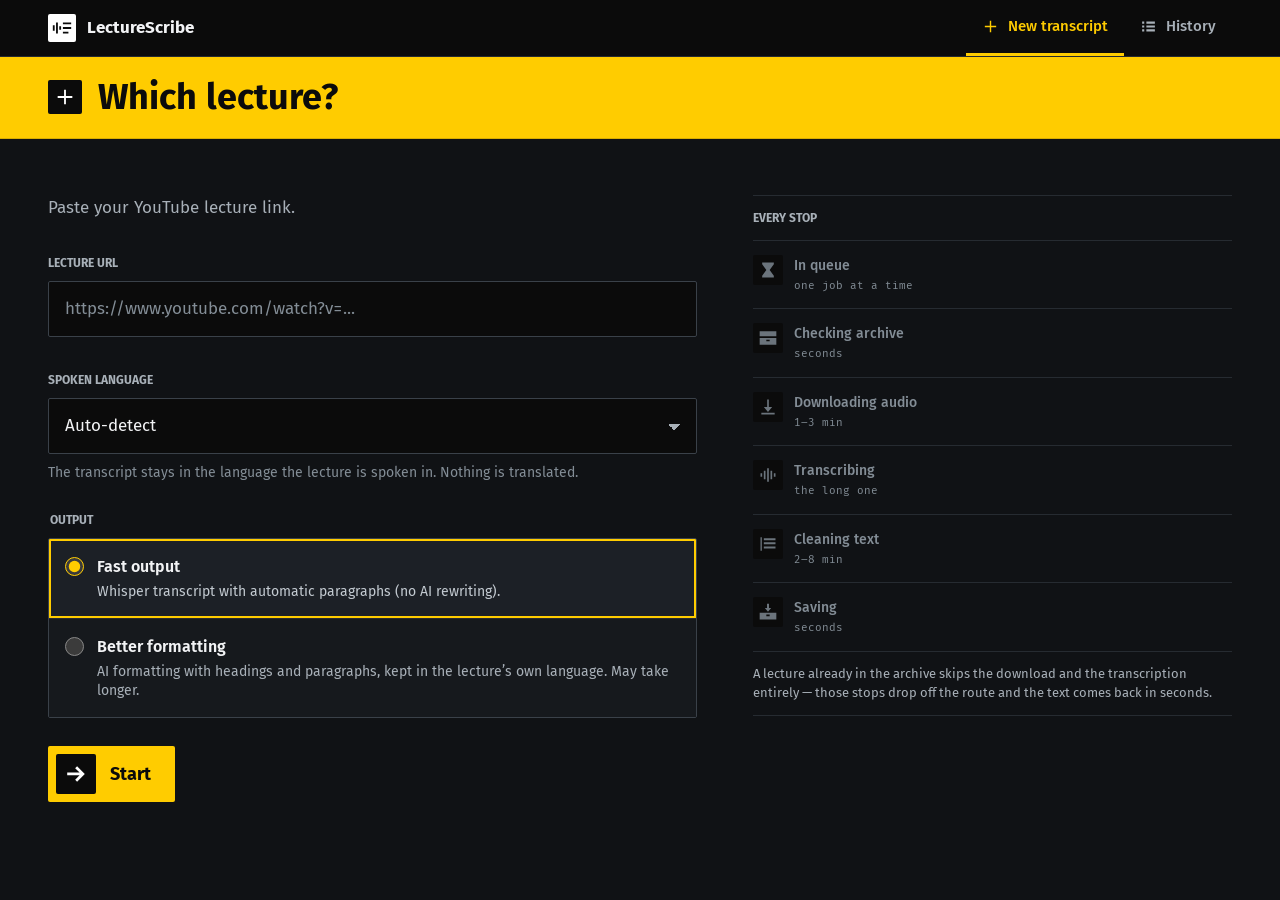
<file: front/index.html>
<!doctype html>
<html lang="en">
  <head>
    <meta charset="utf-8">
    <meta name="viewport" content="width=device-width, initial-scale=1">
    <meta name="color-scheme" content="dark">
    <meta name="description" content="Paste a YouTube lecture and LectureScribe transcribes it into text you can search, quote, and keep.">
    <title>LectureScribe</title>
    <link rel="preconnect" href="https://fonts.googleapis.com">
    <link rel="preconnect" href="https://fonts.gstatic.com" crossorigin>
    <link rel="stylesheet" href="https://fonts.googleapis.com/css2?family=Fira+Sans:wght@400;500;600;700&family=Fira+Mono:wght@400;500;700&family=Noto+Naskh+Arabic:wght@400;500;600&display=swap">
    <link rel="stylesheet" href="/front/styles.css?v=lang-2">
  </head>
  <body>
    <a class="skip-link" href="#main">Skip to content</a>

    <svg width="0" height="0" aria-hidden="true" focusable="false" style="position:absolute">
      <defs>
        <symbol id="i-mark" viewBox="0 0 24 24"><path d="M2 9h2v6H2zM5.5 6h2v12h-2zM9 10h2v4H9zM13 6h9v2h-9zM13 11h9v2h-9zM13 16h6v2h-6z"/></symbol>
        <symbol id="i-new" viewBox="0 0 24 24"><path d="M11 4h2v7h7v2h-7v7h-2v-7H4v-2h7z"/></symbol>
        <symbol id="i-history" viewBox="0 0 24 24"><path d="M3 5h3v3H3zM9 5h12v3H9zM3 10.5h3v3H3zM9 10.5h12v3H9zM3 16h3v3H3zM9 16h12v3H9z"/></symbol>
        <symbol id="i-queue" viewBox="0 0 24 24"><path d="M5 3h14v2l-5 7 5 7v2H5v-2l5-7-5-7V3z"/></symbol>
        <symbol id="i-archive" viewBox="0 0 24 24"><path fill-rule="evenodd" d="M2 4h20v6H2V4zm0 8h20v8H2v-8zm8 2h4v2h-4v-2z"/></symbol>
        <symbol id="i-download" viewBox="0 0 24 24"><path d="M11 3h2v9h4l-5 6-5-6h4V3zM4 19h16v2H4z"/></symbol>
        <symbol id="i-transcribe" viewBox="0 0 24 24"><path d="M3 10h2v4H3zM7 7h2v10H7zM11 4h2v16h-2zM15 7h2v10h-2zM19 10h2v4h-2z"/></symbol>
        <symbol id="i-clean" viewBox="0 0 24 24"><path d="M3 4h1.6v16H3zM7 5h14v2.4H7zM7 10h14v2.4H7zM7 15h14v2.4H7z"/></symbol>
        <symbol id="i-save" viewBox="0 0 24 24"><path fill-rule="evenodd" d="M10.8 2h2.4v5.2h2.6L12 11.8 8.2 7.2h2.6V2zM2 13h20v8H2v-8zm8 2h4v2h-4v-2z"/></symbol>
        <symbol id="i-arrival" viewBox="0 0 24 24"><path d="M9.6 19.2 2.8 12.4l2.6-2.6 4.2 4.2 9-9 2.6 2.6z"/></symbol>
        <symbol id="i-closed" viewBox="0 0 24 24"><path d="M18.9 3 12 9.9 5.1 3 3 5.1 9.9 12 3 18.9 5.1 21 12 14.1 18.9 21 21 18.9 14.1 12 21 5.1z"/></symbol>
        <symbol id="i-copy" viewBox="0 0 24 24"><path fill-rule="evenodd" d="M9 2h13v13h-2V4H11v1H9V2zM2 7h13v15H2zM4 9v11h9V9H4z"/></symbol>
        <symbol id="i-search" viewBox="0 0 24 24"><path fill-rule="evenodd" d="M10.5 2a8.5 8.5 0 1 0 5.2 15.2l4.6 4.6 1.9-1.9-4.6-4.6A8.5 8.5 0 0 0 10.5 2zm0 2.6a5.9 5.9 0 1 1 0 11.8 5.9 5.9 0 0 1 0-11.8z"/></symbol>
        <symbol id="i-refresh" viewBox="0 0 24 24"><path d="M12 3a9 9 0 1 0 8.5 12h-2.8A6.4 6.4 0 1 1 12 5.6c1.8 0 3.4.7 4.6 1.9L13 11h8V3l-2.6 2.6A8.97 8.97 0 0 0 12 3z"/></symbol>
        <symbol id="i-arrow-right" viewBox="0 0 24 24"><path d="M13.2 3.6 21.6 12l-8.4 8.4-2.1-2.1 4.8-4.8H2.4v-3h13.5l-4.8-4.8z"/></symbol>
        <symbol id="i-arrow-left" viewBox="0 0 24 24"><path d="M10.8 3.6 2.4 12l8.4 8.4 2.1-2.1-4.8-4.8h13.5v-3H8.1l4.8-4.8z"/></symbol>
      </defs>
    </svg>

    <header class="signband">
      <div class="corridor">
        <a class="mark" href="/app">
          <span class="tile"><svg class="pict"><use href="#i-mark"></use></svg></span>
          LectureScribe
        </a>
        <nav class="destinations" aria-label="Sections">
          <a class="dest" href="/app" aria-current="page"><svg><use href="#i-new"></use></svg>New transcript</a>
          <a class="dest" href="/app/jobs"><svg><use href="#i-history"></use></svg>History</a>
        </nav>
      </div>
    </header>

    <main id="main">
      <section id="status-panel" class="is-hidden" aria-live="polite">
        <div class="band band-quiet" id="status-band">
          <div class="corridor">
            <div class="band-message">
              <span class="tile" id="stage-tile"><svg class="pict"><use href="#i-queue"></use></svg></span>
              <div class="band-text">
                <span class="sr-only" id="job-status">Queued</span>
                <p class="band-headline" id="step-label">Preparing the job</p>
              </div>
            </div>
            <div class="band-figure">
              <span id="eta-label">Remaining</span>
              <strong id="eta">Calculating</strong>
            </div>
          </div>
        </div>

        <div class="progress-rule" id="progress-rule">
          <div class="progress-fill" id="progress-fill"></div>
        </div>

        <details id="processing-details" class="processing-details" open>
          <summary class="corridor">Processing details</summary>
        <div class="rail-wrap">
          <div class="corridor">
            <ol class="rail" id="stage-rail"></ol>
          </div>
        </div>

        <div class="facts-wrap">
          <div class="corridor">
            <dl class="facts">
              <div>
                <dt>Step</dt>
                <dd id="step-count">&mdash;</dd>
              </div>
              <div>
                <dt>Elapsed</dt>
                <dd id="elapsed">0s</dd>
              </div>
              <div>
                <dt>Saved output</dt>
                <dd id="job-cache">&mdash;</dd>
              </div>
              <div>
                <dt>Mode</dt>
                <dd id="job-mode">&mdash;</dd>
              </div>
            </dl>
          </div>
        </div>

        <div class="corridor status-foot">
          <div>
            <p class="note" id="job-message">Waiting for the job to start.</p>
            <p class="hint" id="waiting-note">Keep this tab open. The page picks the job back up if you reload it.</p>
            <p class="hint is-hidden" id="chunk-row">
              <span class="sr-only">Cleaner: </span><span id="chunk-status">&mdash;</span>
            </p>
          </div>
          <dl class="ident">
            <div>
              <dt>Lecture</dt>
              <dd><a id="job-source" href="/app" rel="noreferrer noopener" target="_blank" dir="auto">&mdash;</a></dd>
            </div>
            <div>
              <dt>Language</dt>
              <dd id="job-language">&mdash;</dd>
            </div>
            <div>
              <dt>Job</dt>
              <dd id="job-id">&mdash;</dd>
            </div>
          </dl>
        </div>
        </details>
      </section>

      <section id="result-panel" class="is-hidden">
        <div class="corridor result-header">
          <div class="result-heading">
            <p class="result-state" id="result-state"><svg class="pict"><use href="#i-arrival"></use></svg>Completed</p>
            <h1 id="result-title" dir="auto">Lecture transcript</h1>
            <div class="result-meta">
              <span id="result-summary">Formatted transcript</span>
              <span id="result-duration"></span>
              <a id="result-source" href="/app" rel="noreferrer noopener" target="_blank">Watch lecture</a>
            </div>
          </div>
          <div class="result-actions">
            <button id="copy-transcript" class="action" type="button" disabled>
              <svg><use href="#i-copy"></use></svg>
              <span class="action-label">Copy text</span>
            </button>
            <button id="download-transcript" class="action" type="button" disabled>
              <svg><use href="#i-download"></use></svg>Download
            </button>
            <a class="action" href="/app"><svg><use href="#i-new"></use></svg>New transcript</a>
          </div>
        </div>
        <p class="corridor result-notice" id="result-notice" role="status"></p>
        <div class="sheet-wrap">
          <div class="corridor">
            <div class="sheet sheet-empty" id="transcript-output" tabindex="0" aria-label="Transcript">Waiting for the transcript.</div>
          </div>
        </div>
      </section>
      <section class="decision" id="decision">
        <div class="band ask-band">
          <div class="corridor">
            <div class="band-message">
              <span class="tile"><svg class="pict"><use href="#i-new"></use></svg></span>
              <div class="band-text">
                <h1 class="ask">Which lecture?</h1>
              </div>
            </div>
          </div>
        </div>

        <div class="corridor decision-body">
          <div>
            <p class="lede">
              Paste your YouTube lecture link.
            </p>

            <form id="job-form" novalidate>
              <div class="field">
                <label class="field-label" for="youtube-url">Lecture URL</label>
                <input
                  id="youtube-url"
                  name="youtube_url"
                  type="url"
                  inputmode="url"
                  placeholder="https://www.youtube.com/watch?v=..."
                  autocomplete="off"
                  spellcheck="false"
                  required
                >
              </div>

              <div class="field">
                <label class="field-label" for="language">Spoken language</label>
                <select id="language" name="language">
                  <option value="auto" selected>Auto-detect</option>
                  <option value="ar">Arabic</option>
                  <option value="en">English</option>
                </select>
                <p class="hint field-hint">The transcript stays in the language the lecture is spoken in. Nothing is translated.</p>
              </div>

              <fieldset class="modes">
                <legend class="legend">Output</legend>
                <div class="mode-list">
                  <label class="mode">
                    <input type="radio" name="mode" value="fast" checked>
                    <span>
                      <span class="mode-name">Fast output</span>
                      <span class="mode-note">Whisper transcript with automatic paragraphs (no AI rewriting).</span>
                    </span>
                  </label>
                  <label class="mode">
                    <input type="radio" name="mode" value="formatted">
                    <span>
                      <span class="mode-name">Better formatting</span>
                      <span class="mode-note">AI formatting with headings and paragraphs, kept in the lecture&rsquo;s own language. May take longer.</span>
                    </span>
                  </label>
                </div>
              </fieldset>

              <div class="go-cell">
                <button id="submit-button" class="go" type="submit">
                  <span class="tile"><svg class="pict"><use href="#i-arrow-right"></use></svg></span>
                  Start
                </button>
                <p class="hint is-hidden" id="queue-note">
                  One lecture at a time. This unlocks when the current one lands.
                </p>
              </div>
            </form>
          </div>

          <aside class="rail-invitation" id="route-preview" aria-label="What happens after you start">
            <p class="rail-head">Every stop</p>
            <ol class="rail">
              <li class="stop" data-state="ahead">
                <span class="stop-tile"><svg class="pict"><use href="#i-queue"></use></svg></span>
                <span class="stop-body"><span class="stop-name">In queue</span><span class="stop-note">one job at a time</span></span>
              </li>
              <li class="stop" data-state="ahead">
                <span class="stop-tile"><svg class="pict"><use href="#i-archive"></use></svg></span>
                <span class="stop-body"><span class="stop-name">Checking archive</span><span class="stop-note">seconds</span></span>
              </li>
              <li class="stop" data-state="ahead">
                <span class="stop-tile"><svg class="pict"><use href="#i-download"></use></svg></span>
                <span class="stop-body"><span class="stop-name">Downloading audio</span><span class="stop-note">1&ndash;3 min</span></span>
              </li>
              <li class="stop" data-state="ahead">
                <span class="stop-tile"><svg class="pict"><use href="#i-transcribe"></use></svg></span>
                <span class="stop-body"><span class="stop-name">Transcribing</span><span class="stop-note">the long one</span></span>
              </li>
              <li class="stop" data-state="ahead">
                <span class="stop-tile"><svg class="pict"><use href="#i-clean"></use></svg></span>
                <span class="stop-body"><span class="stop-name">Cleaning text</span><span class="stop-note">2&ndash;8 min</span></span>
              </li>
              <li class="stop" data-state="ahead">
                <span class="stop-tile"><svg class="pict"><use href="#i-save"></use></svg></span>
                <span class="stop-body"><span class="stop-name">Saving</span><span class="stop-note">seconds</span></span>
              </li>
            </ol>
            <p class="rail-foot">
              A lecture already in the archive skips the download and the transcription
              entirely &mdash; those stops drop off the route and the text comes back in seconds.
            </p>
          </aside>
        </div>
      </section>

    </main>

    <script src="/front/app.js?v=lang-3"></script>
  </body>
</html>
</file>
<file: front/styles.css>
/* ==========================================================================
   LectureScribe — Concourse
   A dark terminal ground; signage yellow reserved for wayfinding only.
   ========================================================================== */

:root {
  color-scheme: dark;

  /* Ground */
  --concourse: #101215;
  --panel: #16191d;
  --panel-2: #1c2026;
  --inset: #0b0b0b;
  --rule: #262b31;
  --rule-strong: #3a4149;

  /* Wayfinding — never decorative */
  --sign: #ffcc00;
  --sign-dim: #4a3f0f;
  --sign-ink: #0b0b0b;

  /* Ink */
  --ink: #f2f3f5;
  --ink-2: #a8b0b8;
  --ink-3: #838d96;

  /* States. The band colours are signage-deep and carry white type; the
     "-lit" pair is the same state read against the dark concourse ground. */
  --arrival: #0f7a43;
  --arrival-lit: #35c07a;
  --closed: #c0261f;
  --closed-lit: #ff6a5e;

  /* The one sheet */
  --sheet: #ffffff;
  --sheet-ink: #14161a;

  --band-h: 56px;
  --ease-out: cubic-bezier(0.16, 1, 0.3, 1);
}

* {
  box-sizing: border-box;
}

html {
  min-width: 320px;
  -webkit-text-size-adjust: 100%;
}

body {
  margin: 0;
  background: var(--concourse);
  color: var(--ink);
  font-family: "Fira Sans", ui-sans-serif, system-ui, "Segoe UI", sans-serif;
  font-size: 16px;
  line-height: 1.5;
  font-variant-numeric: tabular-nums;
  -webkit-font-smoothing: antialiased;
}

h1,
h2,
h3,
p,
dl,
dd,
figure {
  margin: 0;
}

button,
input,
select,
textarea {
  font: inherit;
  color: inherit;
  letter-spacing: inherit;
}

/* --- Browser surfaces: the parts we did not draw still carry the design --- */

::selection {
  background: var(--sign);
  color: var(--sign-ink);
}

:focus-visible {
  outline: 3px solid var(--sign);
  outline-offset: 2px;
}

input,
textarea {
  caret-color: var(--sign);
}

::placeholder {
  color: var(--ink-3);
  opacity: 1;
}

* {
  scrollbar-color: var(--rule-strong) transparent;
  scrollbar-width: thin;
}

*::-webkit-scrollbar {
  width: 10px;
  height: 10px;
}

*::-webkit-scrollbar-track {
  background: transparent;
}

*::-webkit-scrollbar-thumb {
  background: var(--rule-strong);
  border: 3px solid var(--concourse);
}

*::-webkit-scrollbar-thumb:hover {
  background: #4d565f;
}

a {
  color: var(--sign);
  text-underline-offset: 3px;
  text-decoration-thickness: 1px;
}

a.go,
a.action {
  text-decoration: none;
}

.skip-link {
  position: absolute;
  left: -9999px;
  top: 0;
  z-index: 20;
  background: var(--sign);
  color: var(--sign-ink);
  padding: 12px 18px;
  font-weight: 600;
}

.skip-link:focus {
  left: 0;
}

.sr-only {
  position: absolute;
  width: 1px;
  height: 1px;
  overflow: hidden;
  clip-path: inset(50%);
  white-space: nowrap;
}

.is-hidden {
  display: none !important;
}

.corridor {
  width: min(1240px, 100%);
  margin-inline: auto;
  padding-inline: 28px;
}

/* ==========================================================================
   Pictograms — solid silhouettes, white on black inset tiles
   ========================================================================== */

.pict {
  display: block;
  width: 100%;
  height: 100%;
  fill: currentColor;
}

.tile {
  display: inline-flex;
  align-items: center;
  justify-content: center;
  flex: 0 0 auto;
  width: 34px;
  height: 34px;
  padding: 6px;
  border-radius: 2px;
  background: var(--inset);
  color: #ffffff;
}

/* ==========================================================================
   The hung sign band
   ========================================================================== */

.signband {
  position: sticky;
  top: 0;
  z-index: 10;
  background: var(--inset);
  border-bottom: 1px solid var(--rule);
}

.signband .corridor {
  display: flex;
  align-items: stretch;
  justify-content: space-between;
  gap: 20px;
  min-height: var(--band-h);
}

.mark {
  display: inline-flex;
  align-items: center;
  gap: 11px;
  color: var(--ink);
  text-decoration: none;
  font-weight: 700;
  font-size: 17px;
  letter-spacing: 0;
}

.mark .tile {
  width: 28px;
  height: 28px;
  padding: 3px;
  background: #ffffff;
  color: var(--inset);
}

.destinations {
  display: flex;
  align-items: stretch;
}

.dest {
  display: inline-flex;
  align-items: center;
  gap: 9px;
  padding: 0 16px;
  border-bottom: 3px solid transparent;
  color: var(--ink-2);
  font-size: 15px;
  font-weight: 500;
  text-decoration: none;
}

.dest svg {
  width: 17px;
  height: 17px;
  fill: currentColor;
}

.dest:hover {
  color: var(--ink);
  background: #141414;
}

/* The followed destination stays highlighted, band to band. */
.dest[aria-current="page"] {
  color: var(--sign);
  border-bottom-color: var(--sign);
}

/* ==========================================================================
   Bands — full bleed, one message per line
   ========================================================================== */

.band {
  padding: 22px max(28px, calc((100% - 1240px) / 2 + 28px));
  border-bottom: 1px solid var(--rule);
}

.band .corridor {
  display: flex;
  align-items: center;
  justify-content: space-between;
  gap: 28px;
  width: 100%;
  padding-inline: 0;
}

.band-message {
  display: flex;
  align-items: center;
  gap: 16px;
  min-width: 0;
}

.band-text {
  min-width: 0;
}

.band-status {
  display: block;
  font-size: 12px;
  font-weight: 700;
  letter-spacing: 0;
  text-transform: uppercase;
}

.band-headline {
  margin-top: 1px;
  font-size: 26px;
  font-weight: 600;
  line-height: 1.2;
  letter-spacing: 0;
  overflow-wrap: anywhere;
}

.band-figure {
  flex: 0 0 auto;
  text-align: right;
}

.band-figure span {
  display: block;
  font-size: 12px;
  font-weight: 700;
  letter-spacing: 0;
  text-transform: uppercase;
}

.band-figure strong {
  display: block;
  margin-top: 2px;
  font-size: 28px;
  font-weight: 700;
  line-height: 1;
  letter-spacing: 0;
  white-space: nowrap;
}

/* Wayfinding band: running work. */
.band-wayfinding {
  background: var(--panel);
  color: var(--ink);
  border-bottom-color: var(--rule);
}

.band-wayfinding .tile {
  background: var(--inset);
  color: #ffffff;
}

.band-wayfinding .band-status,
.band-wayfinding .band-figure span {
  color: var(--ink-2);
}

/* Arrival band: the job landed. */
.band-arrival {
  background: var(--arrival);
  color: #ffffff;
  border-bottom-color: #0a5c31;
}

.band-arrival .tile {
  background: var(--inset);
  color: #ffffff;
}

.band-arrival .band-status,
.band-arrival .band-figure span {
  color: #d9f2e4;
}

/* Closed route: the job failed. */
.band-closed {
  background: var(--closed);
  color: #ffffff;
  border-bottom-color: #8f1c17;
}

.band-closed .tile {
  background: var(--inset);
  color: #ffffff;
}

.band-closed .band-status,
.band-closed .band-figure span {
  color: #fce3e1;
}

/* The question is itself a sign hung over the decision point. */
.ask-band {
  background: var(--sign);
  color: var(--sign-ink);
  border-bottom-color: #d9ad00;
}

.ask-band .tile {
  background: var(--inset);
  color: #ffffff;
}

.ask-band .band-figure span {
  color: var(--sign-dim);
}

.band-tail {
  display: flex;
  align-items: center;
  gap: 28px;
}

/* Quiet band: queued, or a message with no wayfinding claim. */
.band-quiet {
  background: var(--panel);
  color: var(--ink);
}

.band-quiet .band-status,
.band-quiet .band-figure span {
  color: var(--ink-2);
}

/* ==========================================================================
   The progress rule — a hairline under the band, not a pill
   ========================================================================== */

.progress-rule {
  position: relative;
  height: 6px;
  background: var(--inset);
  overflow: hidden;
}

.progress-fill {
  height: 100%;
  background: var(--sign);
  transform: scaleX(var(--progress, 0));
  transform-origin: left center;
  transition: transform 320ms var(--ease-out);
}

.progress-rule[data-status="completed"] .progress-fill {
  background: var(--arrival-lit);
}

.progress-rule[data-status="failed"] .progress-fill {
  background: var(--closed-lit);
}

/* ==========================================================================
   The rail — a chain of decision points. It never wraps; it scales.
   ========================================================================== */

.rail-wrap {
  border-bottom: 1px solid var(--rule);
}

.facts-wrap {
  padding: 10px 0;
  border-bottom: 1px solid var(--rule);
}

.filters {
  padding: 20px 0;
  border-bottom: 1px solid var(--rule);
}

.rail {
  display: grid;
  grid-auto-flow: column;
  grid-auto-columns: minmax(0, 1fr);
  margin: 0;
  padding: 0;
  list-style: none;
}

.stop {
  display: flex;
  align-items: flex-start;
  gap: 11px;
  min-width: 0;
  padding: 14px 16px;
  border-left: 1px solid var(--rule);
}

.stop:first-child {
  border-left: 0;
  padding-left: 0;
}

.rail > .stop:last-child {
  padding-right: 0;
}

.stop-tile {
  flex: 0 0 auto;
  width: 30px;
  height: 30px;
  padding: 5px;
  border-radius: 2px;
  background: var(--inset);
  color: #6b747c;
  display: inline-flex;
  align-items: center;
  justify-content: center;
  transition: background 180ms var(--ease-out), color 180ms var(--ease-out);
}

.stop-body {
  min-width: 0;
}

.stop-name {
  display: block;
  font-size: 14px;
  font-weight: 500;
  color: var(--ink-3);
  overflow: hidden;
  text-overflow: ellipsis;
  white-space: nowrap;
}

.stop-note {
  display: block;
  margin-top: 2px;
  font-family: "Fira Mono", ui-monospace, Consolas, monospace;
  font-size: 11px;
  letter-spacing: 0;
  color: var(--ink-3);
  overflow: hidden;
  text-overflow: ellipsis;
  white-space: nowrap;
}

/* Passed. Shape and label carry the state, never hue alone. */
.stop[data-state="done"] .stop-tile {
  background: #1b2d23;
  color: var(--arrival-lit);
}

.stop[data-state="done"] .stop-name {
  color: var(--ink-2);
}

/* You are here. */
.stop[data-state="current"] {
  background: var(--panel-2);
}

.stop[data-state="current"] .stop-tile {
  background: var(--sign);
  color: var(--sign-ink);
}

.stop[data-state="current"] .stop-name {
  color: var(--ink);
  font-weight: 600;
}

.stop[data-state="current"] .stop-note {
  color: var(--sign);
}

/* A closed route drops off the panel — struck through, never silently gone. */
.stop[data-state="dropped"] .stop-name {
  color: var(--ink-3);
  text-decoration: line-through;
  text-decoration-color: var(--ink-3);
}

.stop[data-state="dropped"] .stop-tile {
  opacity: 0.4;
}

.stop[data-state="failed"] .stop-tile {
  background: #331714;
  color: var(--closed-lit);
}

.stop[data-state="failed"] .stop-name {
  color: var(--ink);
}

/* The empty rail is an invitation, not an absence. */
.rail-invitation {
  border-top: 1px solid var(--rule);
  border-bottom: 1px solid var(--rule);
}

.rail-invitation .rail {
  grid-auto-flow: row;
  grid-auto-columns: auto;
}

.rail-invitation .stop {
  border-left: 0;
  padding-left: 0;
  padding-right: 16px;
  border-top: 1px solid var(--rule);
}

.rail-invitation .stop:first-child {
  border-top: 0;
}

.rail-head {
  padding: 13px 16px 13px 0;
  border-bottom: 1px solid var(--rule);
  font-size: 12px;
  font-weight: 700;
  letter-spacing: 0;
  text-transform: uppercase;
  color: var(--ink-2);
}

.rail-foot {
  padding: 13px 16px 13px 0;
  border-top: 1px solid var(--rule);
  color: var(--ink-2);
  font-size: 13px;
  line-height: 1.45;
}

/* ==========================================================================
   The decision point — one question, one field, one action
   ========================================================================== */

.decision-body {
  display: grid;
  grid-template-columns: minmax(0, 1.15fr) minmax(300px, 0.85fr);
  gap: 56px;
  align-items: start;
  padding-block: clamp(36px, 4.4vw, 56px) clamp(48px, 7vw, 88px);
}

.decision.is-secondary .ask-band {
  background: var(--panel);
  color: var(--ink);
  border-bottom-color: var(--rule);
  padding-block: 16px;
}

.decision.is-secondary .ask-band .tile,
.decision.is-secondary .ask-band .band-figure {
  display: none;
}

.decision.is-secondary .decision-body {
  grid-template-columns: minmax(0, 1fr);
  padding-block: 28px 96px;
}

.decision.is-secondary .ask {
  font-size: 24px;
  letter-spacing: 0;
}

.decision.is-secondary .lede {
  display: none;
}

/* Demoted, the form is an entry strip across the corridor, not a half-width
   column with bare ground beside it. */
.decision.is-secondary form {
  display: grid;
  grid-template-columns: minmax(0, 1.35fr) minmax(0, 0.6fr) minmax(0, 1fr) auto;
  align-items: end;
  gap: 20px;
}

.decision.is-secondary .field,
.decision.is-secondary .modes {
  margin: 0;
}

.decision.is-secondary .mode {
  align-items: center;
  min-height: 56px;
  padding: 11px 14px;
}

.decision.is-secondary .mode-note,
.decision.is-secondary .field-hint {
  display: none;
}

.decision.is-secondary .mode-list {
  grid-template-columns: repeat(2, minmax(0, 1fr));
}

.decision.is-secondary .mode + .mode {
  border-top: 0;
  border-left: 1px solid var(--rule);
}

.decision.is-secondary .go {
  margin-top: 0;
  justify-self: start;
}

.decision.is-secondary .go-cell {
  align-self: end;
}

.ask {
  font-size: 36px;
  font-weight: 700;
  line-height: 1.02;
  letter-spacing: 0;
  text-wrap: balance;
}

.lede {
  max-width: 52ch;
  color: var(--ink-2);
  font-size: 17px;
  line-height: 1.5;
}

.field {
  margin-top: 34px;
}

.field-label,
.legend {
  display: block;
  margin-bottom: 9px;
  color: var(--ink-2);
  font-size: 12px;
  font-weight: 700;
  letter-spacing: 0;
  text-transform: uppercase;
}

input[type="url"],
input[type="search"],
input[type="password"],
select {
  width: 100%;
  min-width: 0;
  min-height: 56px;
  border: 1px solid var(--rule-strong);
  border-radius: 2px;
  background: var(--inset);
  color: var(--ink);
  padding: 14px 16px;
  font-size: 17px;
  transition: border-color 140ms var(--ease-out);
}

input[type="url"]:hover,
input[type="search"]:hover,
input[type="password"]:hover,
select:hover {
  border-color: #545e68;
}

input[type="url"]:focus-visible,
input[type="search"]:focus-visible,
input[type="password"]:focus-visible,
select:focus-visible {
  border-color: var(--sign);
  outline-offset: 0;
}

select {
  appearance: none;
  padding-right: 44px;
  background-image: linear-gradient(45deg, transparent 50%, var(--ink-2) 50%),
    linear-gradient(135deg, var(--ink-2) 50%, transparent 50%);
  background-position: calc(100% - 22px) 25px, calc(100% - 16px) 25px;
  background-size: 6px 6px, 6px 6px;
  background-repeat: no-repeat;
}

.modes {
  margin: 28px 0 0;
  padding: 0;
  border: 0;
}

.mode-list {
  display: grid;
  gap: 0;
  border: 1px solid var(--rule-strong);
  border-radius: 2px;
  overflow: hidden;
}

.mode {
  display: flex;
  align-items: flex-start;
  gap: 13px;
  padding: 16px;
  border-top: 1px solid var(--rule);
  background: var(--panel);
  cursor: pointer;
}

.mode:first-child {
  border-top: 0;
}

.mode:hover {
  background: var(--panel-2);
}

.mode input {
  flex: 0 0 auto;
  width: 19px;
  height: 19px;
  margin: 2px 0 0;
  accent-color: var(--sign);
}

.mode-name {
  display: block;
  font-weight: 600;
}

.mode-note {
  display: block;
  margin-top: 3px;
  color: var(--ink-2);
  font-size: 14px;
  line-height: 1.4;
}

.mode:has(input:checked) {
  background: var(--panel-2);
  outline: 2px solid var(--sign);
  outline-offset: -2px;
}

.mode:has(input:checked) .mode-note {
  color: #c3cad1;
}

/* --- Actions ------------------------------------------------------------ */

button {
  border: 0;
  border-radius: 2px;
  cursor: pointer;
}

.go {
  display: inline-flex;
  align-items: center;
  gap: 14px;
  min-height: 56px;
  margin-top: 28px;
  padding: 0 24px 0 8px;
  background: var(--sign);
  color: var(--sign-ink);
  font-size: 18px;
  font-weight: 700;
  letter-spacing: 0;
}

.go .tile {
  width: 40px;
  height: 40px;
  padding: 9px;
}

.go:hover {
  background: #ffd633;
}

.go:active {
  background: #e6b800;
}

/* The action and the line that explains it stay together at every width. */
.go-cell {
  position: relative;
  display: grid;
  justify-items: start;
  gap: 9px;
}

.go-cell #queue-note {
  max-width: 26ch;
  padding-bottom: 0;
}

/* In the entry strip the note hangs below the action rather than growing the
   column, so Start keeps the field baseline and the tracks never reflow. */
@media (min-width: 761px) {
  .decision.is-secondary .go-cell #queue-note {
    position: absolute;
    top: calc(100% + 9px);
    right: 0;
    left: auto;
    width: 26ch;
    max-width: none;
    text-align: right;
  }
}

.action {
  display: inline-flex;
  align-items: center;
  gap: 9px;
  min-height: 42px;
  padding: 0 15px;
  border: 1px solid var(--rule-strong);
  background: transparent;
  color: var(--ink);
  font-size: 15px;
  font-weight: 500;
}

.action svg {
  width: 16px;
  height: 16px;
  fill: currentColor;
}

.action:hover {
  border-color: var(--ink-2);
  background: var(--panel-2);
}

.action-on-sign {
  border-color: rgba(11, 11, 11, 0.35);
  color: var(--sign-ink);
}

.action-on-sign:hover {
  border-color: var(--sign-ink);
  background: rgba(11, 11, 11, 0.09);
}

button:disabled {
  cursor: not-allowed;
  opacity: 0.45;
}

button:disabled:hover {
  background: inherit;
}

.go:disabled,
.go:disabled:hover {
  opacity: 1;
  background: #232a31;
  color: var(--ink-2);
  box-shadow: none;
}

.go:disabled .tile {
  background: var(--inset);
  color: var(--ink-3);
}

/* ==========================================================================
   Job facts — every figure carries its unit
   ========================================================================== */

.facts {
  display: grid;
  grid-template-columns: repeat(4, minmax(0, 1fr));
  margin-inline: -16px;
}

.facts > div {
  min-width: 0;
  padding: 8px 16px;
  border-left: 1px solid var(--rule);
}

.facts > div:first-child {
  border-left: 0;
}

#job-id {
  font-family: "Fira Mono", ui-monospace, Consolas, monospace;
  color: var(--ink-2);
}

.facts dt {
  color: var(--ink-2);
  font-size: 12px;
  font-weight: 700;
  letter-spacing: 0;
  text-transform: uppercase;
}

.facts dd {
  margin: 6px 0 0;
  font-family: "Fira Mono", ui-monospace, Consolas, monospace;
  font-size: 15px;
  overflow-wrap: anywhere;
}

.status-foot {
  display: grid;
  grid-template-columns: minmax(0, 1.15fr) minmax(300px, 0.85fr);
  gap: 56px;
  align-items: start;
  padding-block: 22px 34px;
}

.ident {
  display: grid;
  gap: 0;
  margin: 0;
  border-top: 1px solid var(--rule);
}

.ident > div {
  padding: 12px 0;
  border-bottom: 1px solid var(--rule);
  min-width: 0;
}

.ident dt {
  color: var(--ink-2);
  font-size: 12px;
  font-weight: 700;
  letter-spacing: 0;
  text-transform: uppercase;
}

.ident dd {
  margin: 5px 0 0;
  font-family: "Fira Mono", ui-monospace, Consolas, monospace;
  font-size: 13.5px;
  overflow-wrap: anywhere;
}

.ident a {
  color: var(--ink);
  text-decoration-color: var(--rule-strong);
}

.ident a:hover {
  color: var(--sign);
  text-decoration-color: var(--sign);
}

.note {
  padding: 0 0 18px;
  color: var(--ink-2);
  font-size: 15px;
  line-height: 1.5;
  max-width: 68ch;
}

.note[data-tone="error"] {
  color: var(--closed-lit);
}

.note:empty {
  display: none;
}

.hint {
  padding-bottom: 14px;
  color: var(--ink-3);
  font-size: 14px;
  line-height: 1.5;
  max-width: 68ch;
}

.field-hint {
  margin-top: 8px;
  padding-bottom: 0;
}

.note + .hint {
  padding-top: 2px;
}

/* ==========================================================================
   The sheet — the one white surface in the terminal
   ========================================================================== */

.result-header {
  display: flex;
  align-items: center;
  justify-content: space-between;
  gap: 20px;
  padding-block: 28px 12px;
}

.result-heading {
  min-width: 0;
}

.result-heading h1 {
  margin: 8px 0;
  font-size: 28px;
  line-height: 1.3;
  overflow-wrap: anywhere;
}

.result-state {
  display: flex;
  align-items: center;
  gap: 7px;
  color: var(--arrival-lit);
  font-size: 14px;
  font-weight: 600;
}

.result-state svg {
  width: 16px;
  height: 16px;
}

.result-meta {
  display: flex;
  flex-wrap: wrap;
  gap: 6px 18px;
  color: var(--ink-2);
  font-size: 14px;
}

.result-actions {
  display: flex;
  flex-wrap: wrap;
  flex: 0 0 auto;
  gap: 8px;
}

.result-actions .action {
  min-height: 44px;
  white-space: nowrap;
}

.result-notice {
  color: var(--ink-2);
  padding-block: 8px;
  font-size: 14px;
}

.result-notice:empty {
  display: none;
}

.processing-details > summary {
  padding-block: 16px;
  cursor: pointer;
  color: var(--ink-2);
  font-size: 14px;
}

#status-panel:not([data-status="completed"]) .processing-details > summary {
  display: none;
}

#status-panel[data-status="completed"] {
  border-block: 1px solid var(--rule);
}

#status-panel[data-status="completed"] > .band,
#status-panel[data-status="completed"] > .progress-rule {
  display: none;
}

#status-panel[data-status="completed"] .hint:empty {
  display: none;
}

.sheet-wrap .corridor {
  padding-block: 12px 24px;
}

.sheet {
  width: 100%;
  margin: 0 auto;
  padding: 32px;
  background: var(--sheet);
  color: var(--sheet-ink);
  border-radius: 2px;
  min-height: 320px;
  overflow: visible;
  font-family: "Fira Sans", ui-sans-serif, system-ui, "Noto Naskh Arabic", sans-serif;
  font-size: 17px;
  line-height: 1.75;
  /* Blocks keep their own line breaks; the blank lines between them are margins. */
  white-space: normal;
  overflow-wrap: anywhere;
  scrollbar-color: #b9bec4 transparent;
}

/* Each block picks its direction from its own text (dir="auto"), and
   plaintext bidi lets every line of a mixed Arabic/English block do the same. */
.sheet p,
.sheet li,
.sheet h2,
.sheet h3,
.sheet h4 {
  white-space: pre-wrap;
  unicode-bidi: plaintext;
  text-align: start;
}

.sheet p {
  margin: 0 0 1.1em;
}

.sheet h2,
.sheet h3,
.sheet h4 {
  margin: 1.4em 0 0.5em;
  line-height: 1.35;
  font-weight: 700;
}

.sheet > h2:first-child,
.sheet > h3:first-child,
.sheet > h4:first-child {
  margin-top: 0;
}

.sheet h2 {
  font-size: 1.4em;
}

.sheet h3 {
  font-size: 1.2em;
}

.sheet h4 {
  font-size: 1.05em;
}

.sheet ul,
.sheet ol {
  margin: 0 0 1.1em;
  padding-inline-start: 1.6em;
}

.sheet li + li {
  margin-top: 0.3em;
}

/* Arabic script needs more room between lines than Latin text. */
.sheet:lang(ar) p,
.sheet:lang(ar) li,
.sheet p:dir(rtl),
.sheet li:dir(rtl) {
  font-family: "Noto Naskh Arabic", "Fira Sans", ui-sans-serif, system-ui, sans-serif;
  line-height: 2;
}

.sheet::selection,
.sheet *::selection {
  background: var(--sign);
  color: var(--sign-ink);
}

.sheet::-webkit-scrollbar-thumb {
  background: #b9bec4;
  border: 3px solid var(--sheet);
}

.sheet:dir(rtl),
.sheet[dir="rtl"] {
  text-align: right;
}

.sheet-empty {
  color: #6d747c;
}

/* ==========================================================================
   History — the departures board
   ========================================================================== */

.filters .corridor {
  display: grid;
  grid-template-columns: minmax(0, 1fr) 200px auto;
  gap: 12px;
  align-items: center;
}

.filters .action {
  min-height: 56px;
  padding-inline: 18px;
}

.board {
  border-bottom: 1px solid var(--rule);
}

.board-row {
  display: grid;
  grid-template-columns: 34px minmax(0, 1fr) auto;
  align-items: start;
  gap: 18px;
  padding: 18px 0;
  border-top: 1px solid var(--rule);
}

.board-row > .tile {
  margin-top: 1px;
}

.board-row:first-child {
  border-top: 0;
}

.board-row:hover {
  background: var(--panel);
  box-shadow: 28px 0 0 var(--panel), -28px 0 0 var(--panel);
}

.row-main {
  min-width: 0;
}

.row-source {
  display: block;
  font-size: 16px;
  font-weight: 600;
  overflow: hidden;
  text-overflow: ellipsis;
  white-space: nowrap;
}

.row-meta {
  display: flex;
  flex-wrap: wrap;
  gap: 6px 18px;
  margin-top: 6px;
  color: var(--ink-2);
  font-family: "Fira Mono", ui-monospace, Consolas, monospace;
  font-size: 12.5px;
}

.row-state {
  display: inline-flex;
  align-items: center;
  gap: 7px;
  font-weight: 500;
  letter-spacing: 0;
  text-transform: uppercase;
}

.row-state::before {
  content: "";
  width: 8px;
  height: 8px;
  background: currentColor;
}

.board-row[data-status="completed"] .row-state {
  color: var(--arrival-lit);
}

.board-row[data-status="failed"] .row-state {
  color: var(--closed-lit);
}

.board-row[data-status="running"] .row-state,
.board-row[data-status="queued"] .row-state {
  color: var(--sign);
}

.board-row[data-status="running"] .row-state::before,
.board-row[data-status="queued"] .row-state::before {
  clip-path: polygon(50% 0, 100% 100%, 0 100%);
}

.board-row[data-status="failed"] .row-state::before {
  width: 7px;
  height: 7px;
  transform: rotate(45deg);
}

.board-row[data-status="completed"] .tile {
  color: var(--arrival-lit);
}

.board-row[data-status="failed"] .tile {
  color: var(--closed-lit);
}

.board-row[data-status="running"] .tile,
.board-row[data-status="queued"] .tile {
  color: var(--sign);
}

/* Nothing disappears: a failed job stays on the board, stamped. */
.row-stamp {
  display: inline-block;
  margin-top: 9px;
  padding: 3px 8px;
  border: 1px solid var(--closed-lit);
  color: var(--closed-lit);
  font-size: 12px;
  font-weight: 700;
  letter-spacing: 0;
  text-transform: uppercase;
}

.row-error {
  margin-top: 8px;
  max-width: 72ch;
  color: var(--ink-2);
  font-size: 14px;
  line-height: 1.45;
}

.row-actions {
  display: grid;
  grid-template-columns: 108px 136px;
  gap: 8px;
}

.row-actions .action {
  justify-content: center;
  padding-inline: 8px;
}

.board-empty {
  padding: 64px 0 72px;
  max-width: 52ch;
}

.board-empty h2 {
  font-size: 26px;
  font-weight: 700;
  letter-spacing: 0;
}

.board-empty p {
  margin-top: 12px;
  color: var(--ink-2);
  line-height: 1.55;
}

.board-empty .go {
  margin-top: 26px;
}

.board-count {
  padding: 16px 0 0;
  color: var(--ink-3);
  font-family: "Fira Mono", ui-monospace, Consolas, monospace;
  font-size: 12.5px;
  letter-spacing: 0;
}

/* ==========================================================================
   The one authored moment: the sign re-signs itself
   ========================================================================== */

@keyframes resign {
  from {
    opacity: 0;
    transform: translateY(-0.42em);
  }
  to {
    opacity: 1;
    transform: none;
  }
}

.resigning .band-headline,
.resigning .band-status,
.resigning .band-figure strong {
  animation: resign 260ms var(--ease-out) both;
}

.resigning .band-figure strong {
  animation-delay: 40ms;
}

/* ==========================================================================
   Adaptation
   ========================================================================== */

@media (max-width: 1000px) {
  .result-header {
    flex-direction: column;
    align-items: flex-start;
  }

  .decision-body,
  .status-foot {
    grid-template-columns: minmax(0, 1fr);
    gap: 36px;
  }

  .facts {
    grid-template-columns: repeat(2, minmax(0, 1fr));
  }

  .facts > div:nth-child(3) {
    border-left: 0;
  }

  .facts > div:nth-child(n + 3) {
    border-top: 1px solid var(--rule);
  }

  /* Link and language on one row, output mode and Start on the next. */
  .decision.is-secondary form {
    grid-template-columns: minmax(0, 1fr) minmax(170px, 0.45fr);
  }
}

@media (max-width: 620px) {
  .signband .corridor {
    flex-direction: column;
    align-items: stretch;
    gap: 0;
    padding-inline: 0;
  }

  .mark {
    padding: 13px 18px;
  }

  .destinations {
    border-top: 1px solid var(--rule);
  }

  .decision .corridor {
    min-height: 0;
  }

  .dest {
    flex: 1;
    justify-content: center;
    min-height: 46px;
  }
}

@media (max-width: 760px) {
  .result-heading h1 {
    font-size: 24px;
  }

  .result-header {
    gap: 16px;
    padding-block: 20px 12px;
  }

  .result-actions {
    width: 100%;
  }

  .result-actions .action {
    justify-content: center;
    flex: 1 1 auto;
    padding-inline: 10px;
  }

  .sheet {
    padding: 20px;
  }

  .corridor {
    padding-inline: 18px;
  }

  .band {
    padding: 20px 18px;
  }

  .dest {
    padding: 0 13px;
    font-size: 14px;
  }

  .band .corridor > .action,
  .band .corridor > button {
    align-self: flex-start;
  }

  .row-id {
    display: none;
  }

  .band .corridor {
    flex-direction: column;
    align-items: stretch;
    gap: 16px;
  }

  .band-figure {
    text-align: left;
    padding-left: 50px;
  }

  /* The chain scales into two rows rather than shedding its stops. */
  .rail {
    grid-auto-flow: row;
    grid-template-columns: repeat(2, minmax(0, 1fr));
  }

  .rail .stop {
    padding: 12px 14px;
    border-top: 1px solid var(--rule);
  }

  .rail .stop:nth-child(odd) {
    border-left: 0;
    padding-left: 0;
  }

  .rail .stop:nth-child(even) {
    padding-right: 0;
  }

  .rail .stop:nth-child(-n + 2) {
    border-top: 0;
  }

  .rail .stop-name {
    white-space: normal;
  }

  .rail-invitation .rail {
    grid-template-columns: minmax(0, 1fr);
  }

  .rail-invitation .stop {
    padding: 14px 0;
  }

  .rail-invitation .stop-note {
    display: block;
  }

  .status-foot,
  .decision-body {
    grid-template-columns: minmax(0, 1fr);
    gap: 28px;
  }

  .decision.is-secondary form {
    grid-template-columns: minmax(0, 1fr);
    gap: 18px;
  }

  .decision.is-secondary .mode-list {
    grid-template-columns: minmax(0, 1fr);
  }

  .decision.is-secondary .mode + .mode {
    border-top: 1px solid var(--rule);
    border-left: 0;
  }

  .band-tail {
    width: 100%;
    justify-content: space-between;
  }

  .filters .corridor {
    grid-template-columns: repeat(2, minmax(0, 1fr));
    gap: 10px;
  }

  .filters .corridor > div:first-child {
    grid-column: 1 / -1;
  }

  .filters .action {
    justify-content: center;
  }

  .board-row {
    grid-template-columns: 30px minmax(0, 1fr);
    gap: 8px 14px;
  }

  .row-actions {
    grid-column: 1 / -1;
    margin-top: 4px;
  }

  .row-actions .action {
    flex: 1;
    justify-content: center;
  }

  .board-row:hover {
    box-shadow: 18px 0 0 var(--panel), -18px 0 0 var(--panel);
  }

  .sheet {
    max-height: none;
    font-size: 16px;
  }
}

/* Discrete state changes rather than continuous motion. */
@media (max-width: 760px), (prefers-reduced-motion: reduce) {
  .progress-fill {
    transition: none;
  }

  .resigning .band-headline,
  .resigning .band-status,
  .resigning .band-figure strong {
    animation: none;
  }

  .stop-tile {
    transition: none;
  }
}

@media (prefers-contrast: more) {
  :root {
    --ink-2: #d4dade;
    --ink-3: #b3bbc2;
    --rule: #444c54;
  }
}
</file>
